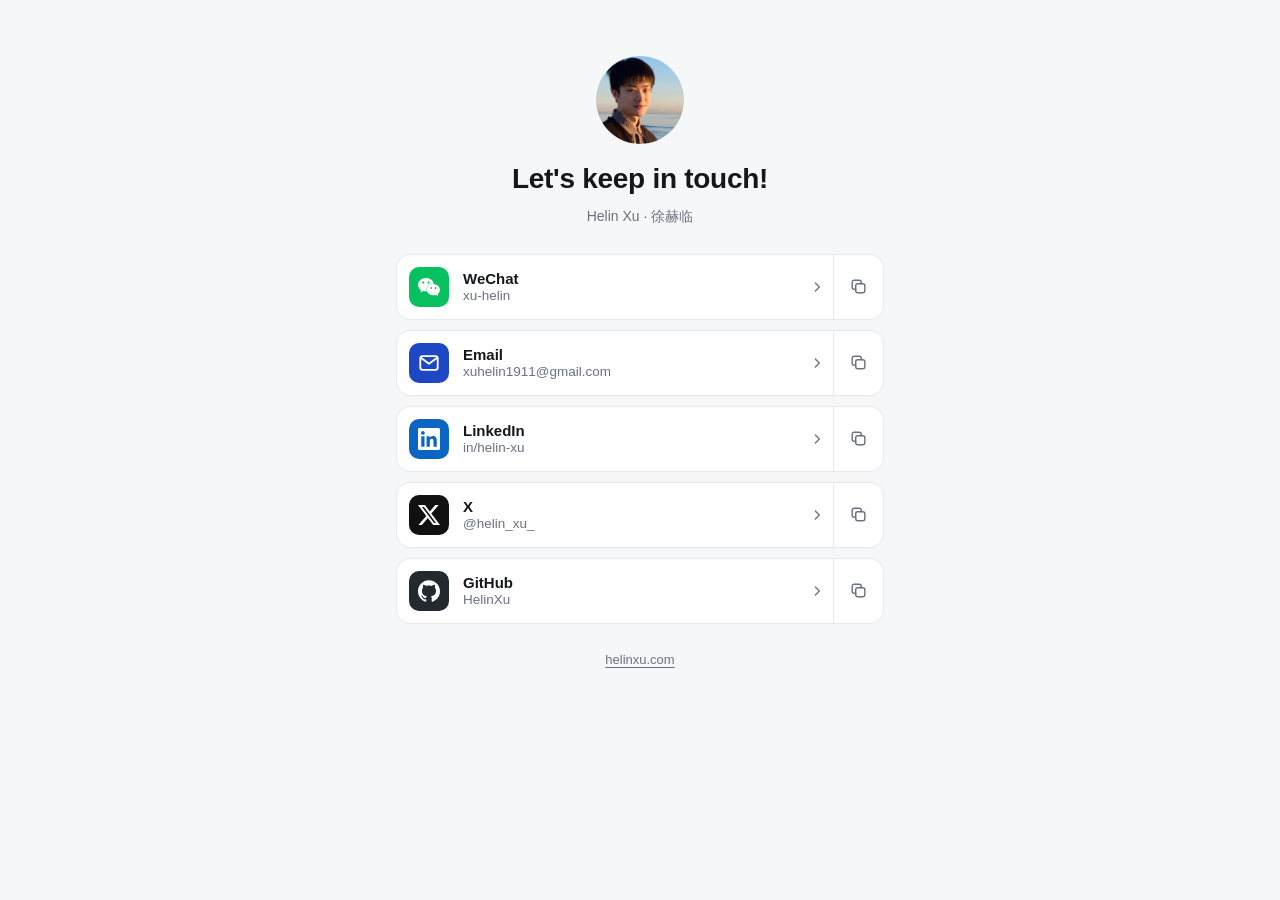
<file: keep-in-touch/index.html>
<!doctype html>
<html lang="en">
<head>
  <meta charset="utf-8">
  <meta name="viewport" content="width=device-width, initial-scale=1, viewport-fit=cover">
  <title>Let's keep in touch | Helin Xu</title>
  <meta name="description" content="Helin Xu · 徐赫临 — let's keep in touch! WeChat, email, LinkedIn and more.">
  <meta name="author" content="Helin Xu">
  <meta name="theme-color" content="#f6f7f9" media="(prefers-color-scheme: light)">
  <meta name="theme-color" content="#0f1115" media="(prefers-color-scheme: dark)">
  <meta property="og:type" content="website">
  <meta property="og:url" content="https://helinxu.com/keep-in-touch/">
  <meta property="og:title" content="Let's keep in touch | Helin Xu">
  <meta property="og:description" content="WeChat, email, LinkedIn and more.">
  <meta property="og:image" content="https://helinxu.com/images/helin.jpg">
  <link rel="icon" href="data:image/svg+xml,<svg xmlns='http://www.w3.org/2000/svg' viewBox='0 0 100 100'><text y='.9em' font-size='90'>👋</text></svg>">
  <link rel="apple-touch-icon" href="../images/icon.jpg">
  <link rel="stylesheet" href="styles.css?v=3">
</head>
<body>
  <main class="page">
    <header class="hero">
      <img class="avatar" src="../images/helin.jpg" alt="Helin Xu" width="88" height="88">
      <h1 class="title">Let's keep in touch!</h1>
      <p class="name">Helin Xu · <span lang="zh-CN">徐赫临</span></p>
    </header>

    <ul class="contacts" id="contacts" aria-label="Contacts"></ul>
    <noscript><p class="noscript">Email me at <a href="mailto:xuhelin1911@gmail.com">xuhelin1911@gmail.com</a>.</p></noscript>

    <footer class="footer">
      <a href="../">helinxu.com</a>
    </footer>
  </main>

  <dialog class="qr" id="qr-dialog" aria-labelledby="qr-title">
    <h3 id="qr-title">Add me on WeChat</h3>
    <img id="qr-img" alt="WeChat QR code">
    <p class="qr-hint">In WeChat, long-press the code to add me</p>
    <p class="qr-id" id="qr-id-row" hidden>WeChat ID: <strong id="qr-id"></strong></p>
    <div class="qr-actions">
      <button type="button" class="btn btn-primary" id="qr-copy" hidden>Copy ID</button>
      <a class="btn" id="qr-save" download>Save image</a>
      <button type="button" class="btn" id="qr-close">Close</button>
    </div>
  </dialog>

  <div class="toast" id="toast" role="status" aria-live="polite"></div>

  <script src="config.js?v=3"></script>
  <script src="icons.js?v=3"></script>
  <script src="app.js?v=3"></script>
</body>
</html>
</file>
<file: keep-in-touch/styles.css>
/* Keep in touch — plain and simple. */

:root {
  --bg: #f6f7f9;
  --card: #ffffff;
  --ink: #15171c;
  --muted: #6b7180;
  --line: #e6e8ec;
  --hover: #f0f2f5;
  --focus: #2f6fed;
  --font: -apple-system, BlinkMacSystemFont, "SF Pro Text", "Segoe UI", Roboto, "Helvetica Neue",
    "PingFang SC", "Hiragino Sans GB", "Microsoft YaHei", "Noto Sans SC", sans-serif;
}

@media (prefers-color-scheme: dark) {
  :root {
    --bg: #0f1115;
    --card: #171a20;
    --ink: #eceef2;
    --muted: #9aa0ad;
    --line: #262a33;
    --hover: #1e222a;
    --focus: #7ea6ff;
  }
}

*, *::before, *::after { box-sizing: border-box; }

[hidden] { display: none !important; }

html { -webkit-text-size-adjust: 100%; }

body {
  margin: 0;
  font-family: var(--font);
  color: var(--ink);
  background: var(--bg);
  -webkit-font-smoothing: antialiased;
}

.page {
  max-width: 520px;
  margin: 0 auto;
  padding: max(56px, env(safe-area-inset-top)) max(16px, env(safe-area-inset-right))
    max(40px, env(safe-area-inset-bottom)) max(16px, env(safe-area-inset-left));
}

/* ---------- header ---------- */
.hero { text-align: center; margin-bottom: 28px; }

.avatar {
  display: block;
  width: 88px;
  height: 88px;
  margin: 0 auto 18px;
  border-radius: 50%;
  object-fit: cover;
}

.title { margin: 0; font-size: 28px; font-weight: 700; line-height: 1.2; letter-spacing: -0.01em; }

.name { margin: 12px 0 0; font-size: 14px; color: var(--muted); }

/* ---------- contacts ---------- */
.contacts {
  list-style: none;
  margin: 0;
  padding: 0;
  display: grid;
  gap: 10px;
}

.contact {
  display: flex;
  min-width: 0;
  background: var(--card);
  border: 1px solid var(--line);
  border-radius: 14px;
  overflow: hidden;
}

.contact-main {
  flex: 1;
  min-width: 0;
  display: flex;
  align-items: center;
  gap: 14px;
  padding: 12px 8px 12px 12px;
  border: 0;
  background: none;
  color: inherit;
  font: inherit;
  text-align: left;
  text-decoration: none;
  cursor: pointer;
}
.contact-main:hover { background: var(--hover); }

.tile {
  flex: none;
  width: 40px;
  height: 40px;
  border-radius: 10px;
  display: grid;
  place-items: center;
  color: #fff;
  background: var(--brand);
}
.tile svg { width: 22px; height: 22px; }

.meta { min-width: 0; display: flex; flex-direction: column; gap: 1px; }
.label { font-size: 15px; font-weight: 600; }
.handle {
  font-size: 13.5px;
  color: var(--muted);
  white-space: nowrap;
  overflow: hidden;
  text-overflow: ellipsis;
}

.chev {
  flex: none;
  width: 16px;
  height: 16px;
  margin-left: auto;
  fill: none;
  stroke: var(--muted);
  stroke-width: 2;
  stroke-linecap: round;
  stroke-linejoin: round;
}

.copy {
  flex: none;
  width: 50px;
  display: grid;
  place-items: center;
  border: 0;
  border-left: 1px solid var(--line);
  background: none;
  color: var(--muted);
  cursor: pointer;
}
.copy:hover { color: var(--ink); background: var(--hover); }
.copy svg {
  width: 19px;
  height: 19px;
  fill: none;
  stroke: currentColor;
  stroke-width: 1.8;
  stroke-linejoin: round;
  stroke-linecap: round;
}

.noscript { text-align: center; color: var(--muted); }
.noscript a { color: var(--ink); }

/* ---------- footer ---------- */
.footer { margin-top: 28px; text-align: center; font-size: 13px; }
.footer a { color: var(--muted); text-underline-offset: 3px; }

/* ---------- WeChat QR dialog ---------- */
.qr {
  width: min(340px, calc(100vw - 32px));
  max-height: calc(100vh - 32px);
  padding: 20px 18px 16px;
  border: 1px solid var(--line);
  border-radius: 16px;
  background: var(--card);
  color: var(--ink);
  text-align: center;
}
.qr::backdrop { background: rgba(0, 0, 0, 0.45); }
.qr h3 { margin: 0 0 12px; font-size: 17px; }
.qr img {
  display: block;
  width: 100%;
  max-height: 52vh;
  object-fit: contain;
  border-radius: 10px;
  background: #fff;
}
.qr-hint { margin: 12px 0 4px; font-size: 13px; line-height: 1.5; color: var(--muted); }
.qr-id { margin: 8px 0 0; font-size: 14px; }
.qr-actions { margin-top: 14px; display: flex; flex-wrap: wrap; justify-content: center; gap: 8px; }

.btn {
  display: inline-flex;
  align-items: center;
  padding: 8px 14px;
  border: 1px solid var(--line);
  border-radius: 999px;
  background: none;
  color: var(--ink);
  font: inherit;
  font-size: 13.5px;
  font-weight: 500;
  text-decoration: none;
  cursor: pointer;
}
.btn:hover { background: var(--hover); }
.btn-primary { background: #07C160; border-color: transparent; color: #fff; }
.btn-primary:hover { background: #06ad56; }

/* ---------- toast ---------- */
.toast {
  position: fixed;
  left: 50%;
  bottom: calc(24px + env(safe-area-inset-bottom));
  z-index: 10;
  max-width: calc(100vw - 32px);
  padding: 9px 15px;
  border-radius: 12px;
  background: rgba(20, 22, 28, 0.92);
  color: #fff;
  font-size: 14px;
  line-height: 1.45;
  text-align: center;
  white-space: pre-line;
  opacity: 0;
  transform: translateX(-50%);
  transition: opacity 0.15s ease;
  pointer-events: none;
}
.toast.show { opacity: 1; }

/* ---------- focus ---------- */
a:focus-visible, button:focus-visible {
  outline: 2px solid var(--focus);
  outline-offset: 2px;
  border-radius: 8px;
}
.contact-main:focus-visible, .copy:focus-visible { outline-offset: -2px; }
</file>
